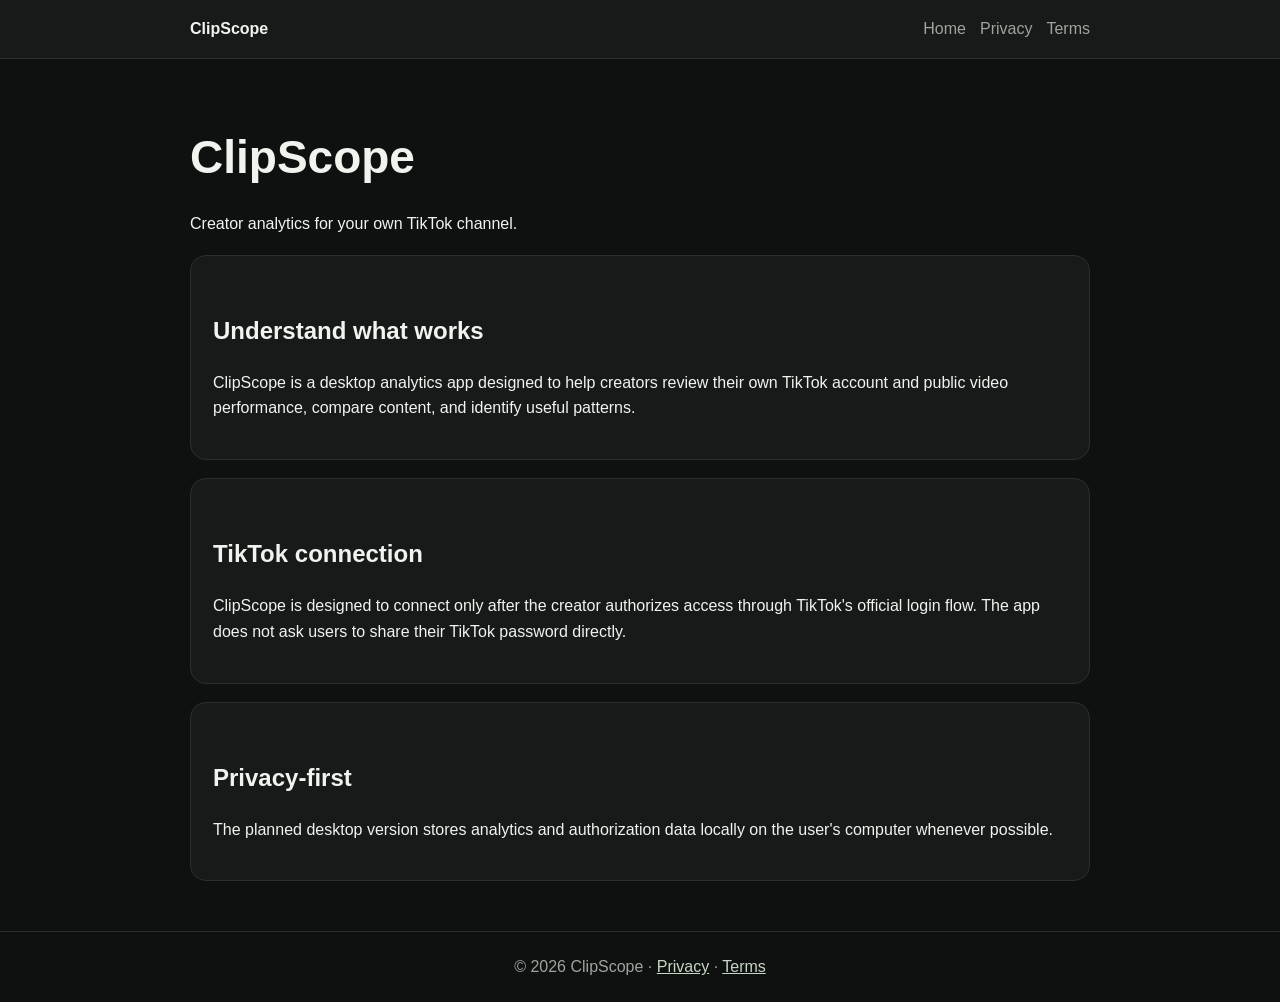
<file: index.html>
<!doctype html><html lang="en"><head><meta charset="utf-8"><meta name="viewport" content="width=device-width,initial-scale=1"><title>ClipScope</title><link rel="stylesheet" href="style.css"></head><body>
<nav><div class="nav"><b>ClipScope</b><div><a href="index.html">Home</a><a href="privacy.html">Privacy</a><a href="terms.html">Terms</a></div></div></nav>
<main class="wrap"><h1>ClipScope</h1><p>Creator analytics for your own TikTok channel.</p>
<div class="card"><h2>Understand what works</h2><p>ClipScope is a desktop analytics app designed to help creators review their own TikTok account and public video performance, compare content, and identify useful patterns.</p></div>
<div class="card"><h2>TikTok connection</h2><p>ClipScope is designed to connect only after the creator authorizes access through TikTok's official login flow. The app does not ask users to share their TikTok password directly.</p></div>
<div class="card"><h2>Privacy-first</h2><p>The planned desktop version stores analytics and authorization data locally on the user's computer whenever possible.</p></div>
</main><footer>© 2026 ClipScope · <a href="privacy.html">Privacy</a> · <a href="terms.html">Terms</a></footer></body></html>
</file>
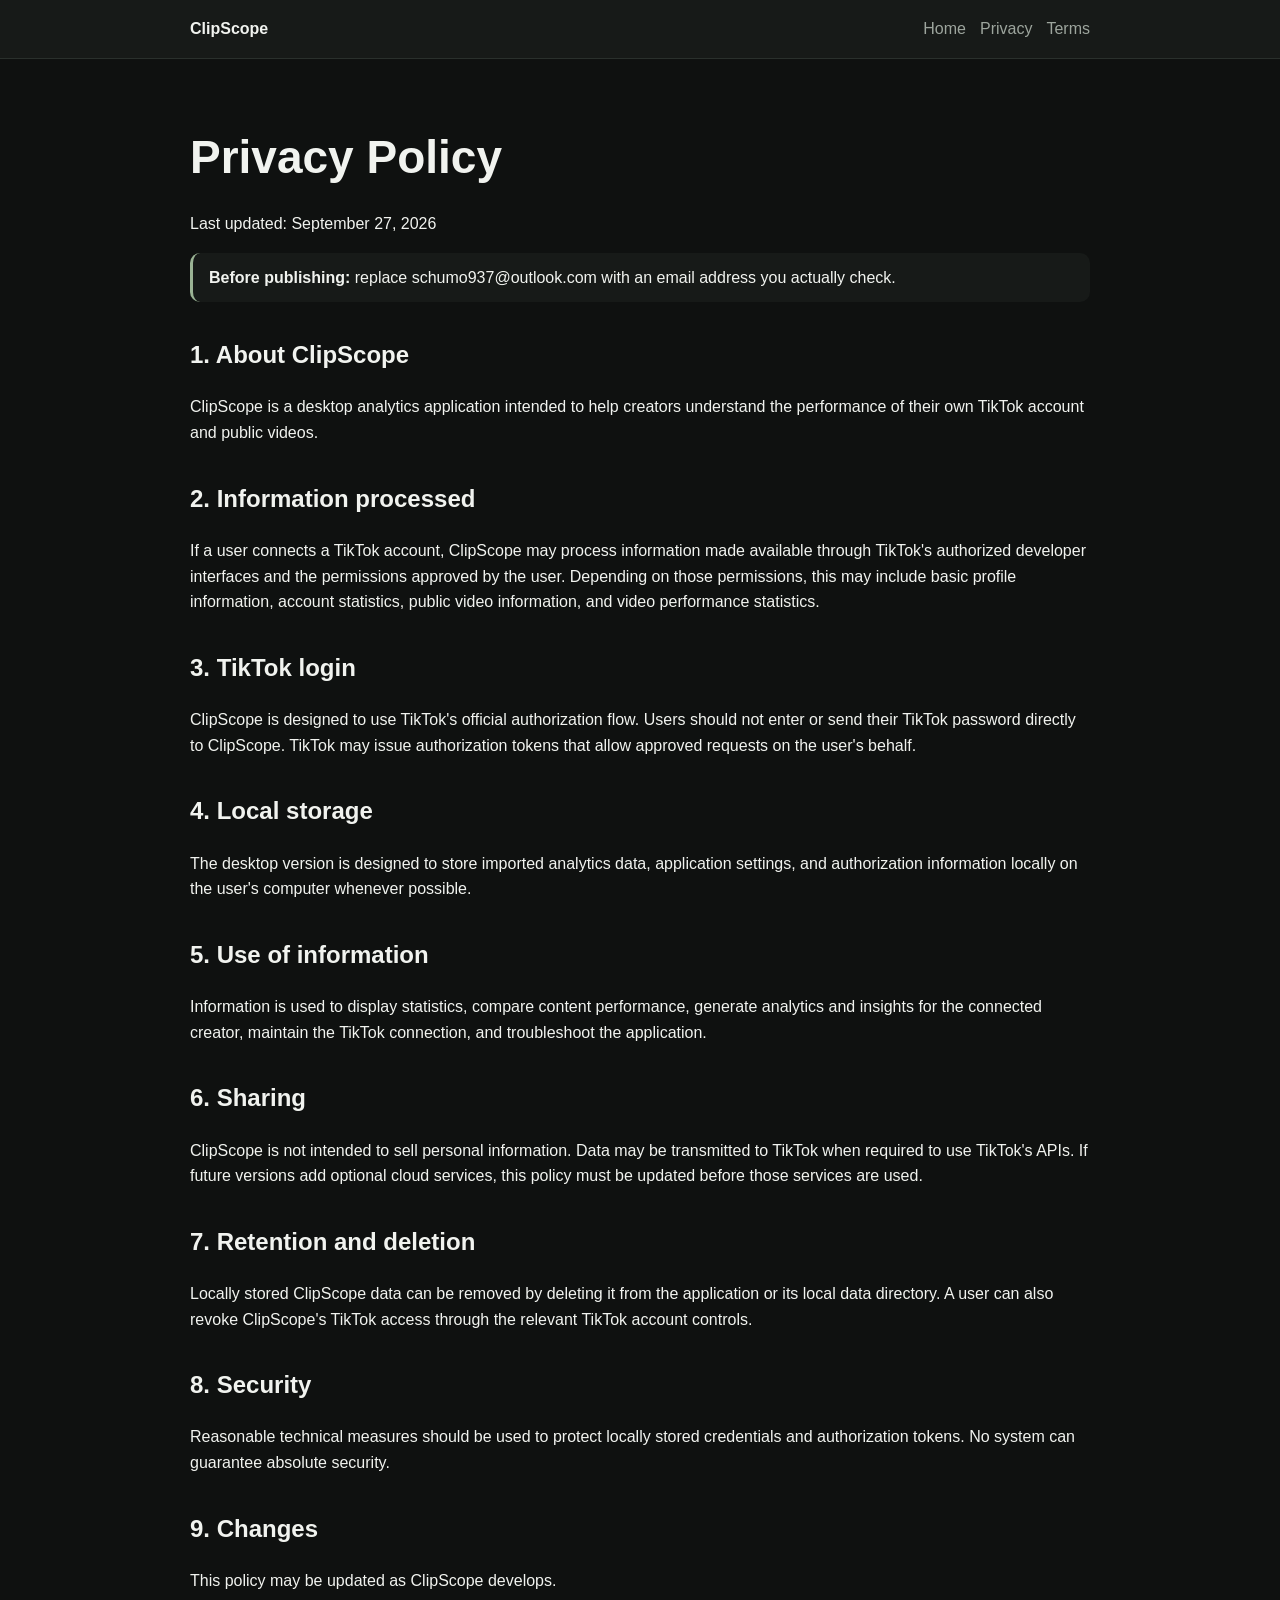
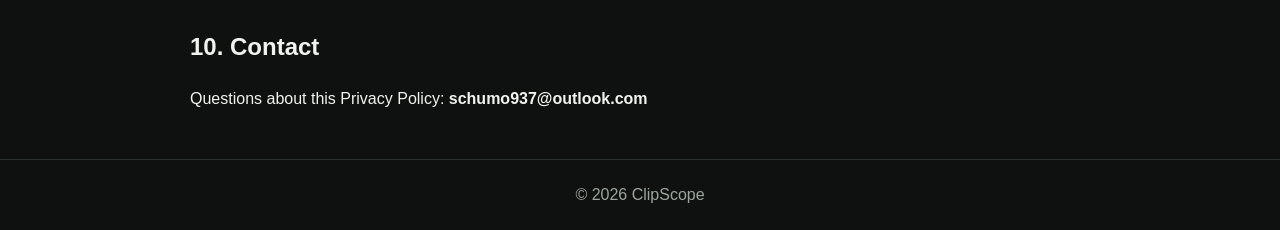
<file: privacy.html>
<!doctype html><html lang="en"><head><meta charset="utf-8"><meta name="viewport" content="width=device-width,initial-scale=1"><title>Privacy Policy — ClipScope</title><link rel="stylesheet" href="style.css"></head><body>
<nav><div class="nav"><b>ClipScope</b><div><a href="index.html">Home</a><a href="privacy.html">Privacy</a><a href="terms.html">Terms</a></div></div></nav>
<main class="wrap"><h1>Privacy Policy</h1><p>Last updated: September 27, 2026</p>
<div class="note"><b>Before publishing:</b> replace schumo937@outlook.com with an email address you actually check.</div>
<h2>1. About ClipScope</h2><p>ClipScope is a desktop analytics application intended to help creators understand the performance of their own TikTok account and public videos.</p>
<h2>2. Information processed</h2><p>If a user connects a TikTok account, ClipScope may process information made available through TikTok's authorized developer interfaces and the permissions approved by the user. Depending on those permissions, this may include basic profile information, account statistics, public video information, and video performance statistics.</p>
<h2>3. TikTok login</h2><p>ClipScope is designed to use TikTok's official authorization flow. Users should not enter or send their TikTok password directly to ClipScope. TikTok may issue authorization tokens that allow approved requests on the user's behalf.</p>
<h2>4. Local storage</h2><p>The desktop version is designed to store imported analytics data, application settings, and authorization information locally on the user's computer whenever possible.</p>
<h2>5. Use of information</h2><p>Information is used to display statistics, compare content performance, generate analytics and insights for the connected creator, maintain the TikTok connection, and troubleshoot the application.</p>
<h2>6. Sharing</h2><p>ClipScope is not intended to sell personal information. Data may be transmitted to TikTok when required to use TikTok's APIs. If future versions add optional cloud services, this policy must be updated before those services are used.</p>
<h2>7. Retention and deletion</h2><p>Locally stored ClipScope data can be removed by deleting it from the application or its local data directory. A user can also revoke ClipScope's TikTok access through the relevant TikTok account controls.</p>
<h2>8. Security</h2><p>Reasonable technical measures should be used to protect locally stored credentials and authorization tokens. No system can guarantee absolute security.</p>
<h2>9. Changes</h2><p>This policy may be updated as ClipScope develops.</p>
<h2>10. Contact</h2><p>Questions about this Privacy Policy: <b>schumo937@outlook.com</b></p>
</main><footer>© 2026 ClipScope</footer></body></html>
</file>
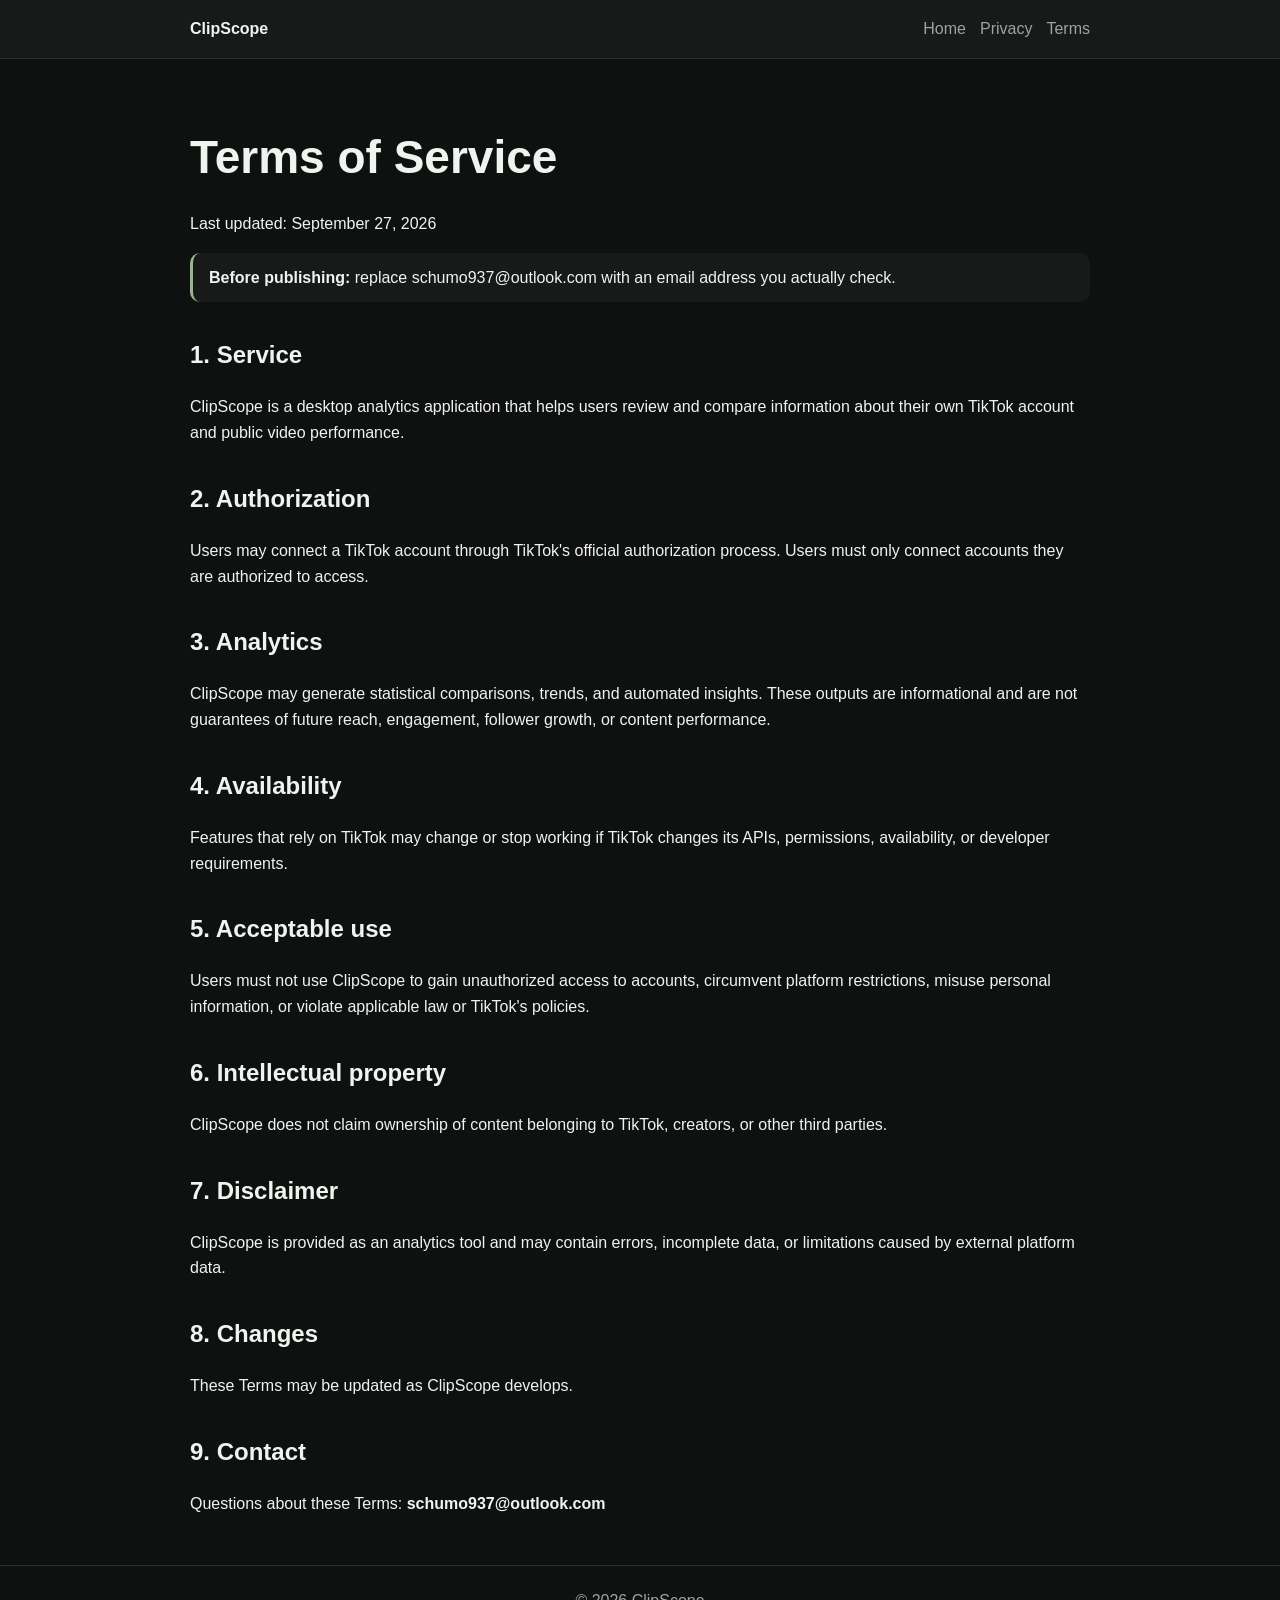
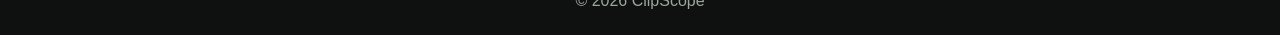
<file: terms.html>
<!doctype html><html lang="en"><head><meta charset="utf-8"><meta name="viewport" content="width=device-width,initial-scale=1"><title>Terms of Service — ClipScope</title><link rel="stylesheet" href="style.css"></head><body>
<nav><div class="nav"><b>ClipScope</b><div><a href="index.html">Home</a><a href="privacy.html">Privacy</a><a href="terms.html">Terms</a></div></div></nav>
<main class="wrap"><h1>Terms of Service</h1><p>Last updated: September 27, 2026</p>
<div class="note"><b>Before publishing:</b> replace schumo937@outlook.com with an email address you actually check.</div>
<h2>1. Service</h2><p>ClipScope is a desktop analytics application that helps users review and compare information about their own TikTok account and public video performance.</p>
<h2>2. Authorization</h2><p>Users may connect a TikTok account through TikTok's official authorization process. Users must only connect accounts they are authorized to access.</p>
<h2>3. Analytics</h2><p>ClipScope may generate statistical comparisons, trends, and automated insights. These outputs are informational and are not guarantees of future reach, engagement, follower growth, or content performance.</p>
<h2>4. Availability</h2><p>Features that rely on TikTok may change or stop working if TikTok changes its APIs, permissions, availability, or developer requirements.</p>
<h2>5. Acceptable use</h2><p>Users must not use ClipScope to gain unauthorized access to accounts, circumvent platform restrictions, misuse personal information, or violate applicable law or TikTok's policies.</p>
<h2>6. Intellectual property</h2><p>ClipScope does not claim ownership of content belonging to TikTok, creators, or other third parties.</p>
<h2>7. Disclaimer</h2><p>ClipScope is provided as an analytics tool and may contain errors, incomplete data, or limitations caused by external platform data.</p>
<h2>8. Changes</h2><p>These Terms may be updated as ClipScope develops.</p>
<h2>9. Contact</h2><p>Questions about these Terms: <b>schumo937@outlook.com</b></p>
</main><footer>© 2026 ClipScope</footer></body></html>
</file>
<file: style.css>
body{margin:0;font-family:Arial,sans-serif;background:#0f1110;color:#f1f3ef;line-height:1.6}
a{color:#c7d7c3}.wrap{max-width:900px;margin:auto;padding:32px 20px}
nav{border-bottom:1px solid #2a302c;background:#171a18}.nav{max-width:900px;margin:auto;padding:16px 20px;display:flex;justify-content:space-between;gap:18px}
nav a{text-decoration:none;margin-left:14px;color:#9da59d}h1{font-size:46px;margin-bottom:10px}h2{margin-top:34px}
.card{background:#171a18;border:1px solid #2a302c;border-radius:16px;padding:22px;margin:18px 0}
.note{border-left:3px solid #9ab394;padding:12px 16px;background:#171a18;border-radius:10px}
footer{border-top:1px solid #2a302c;text-align:center;padding:22px;color:#9da59d}
</file>
